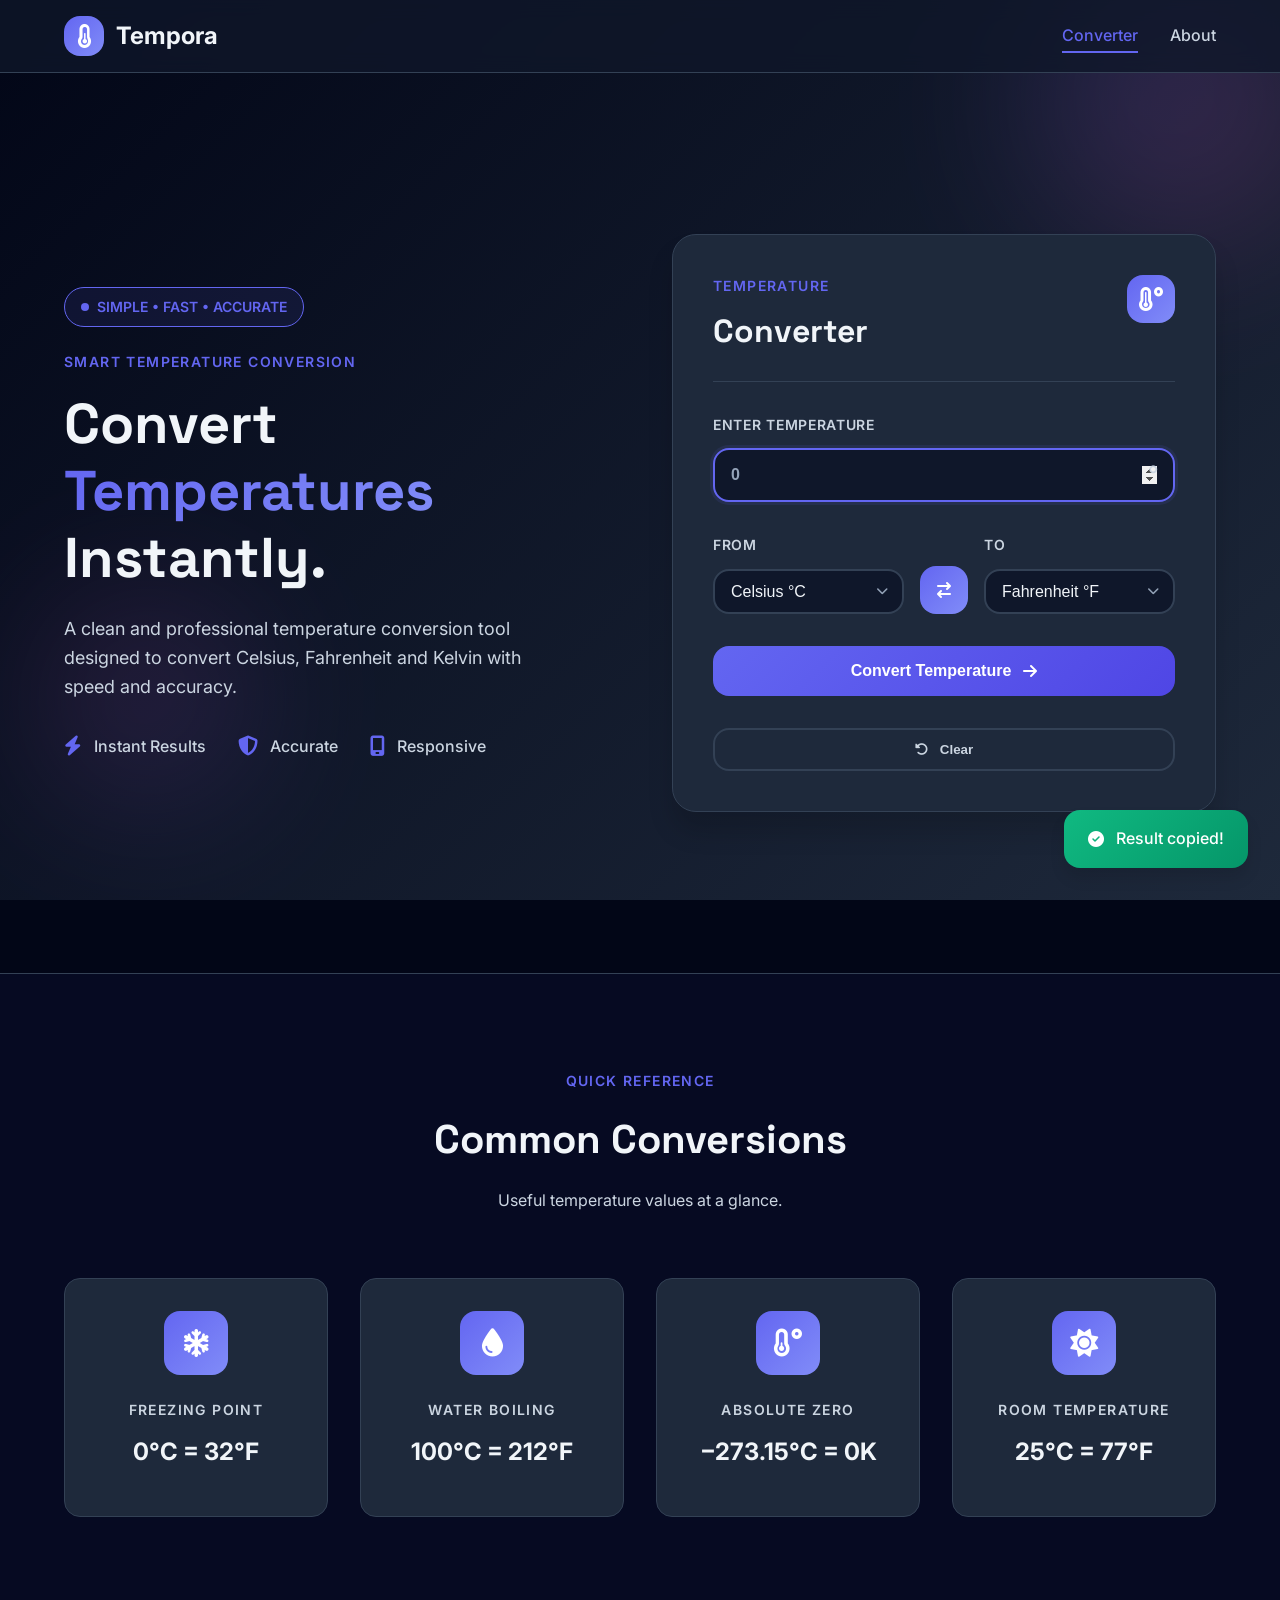
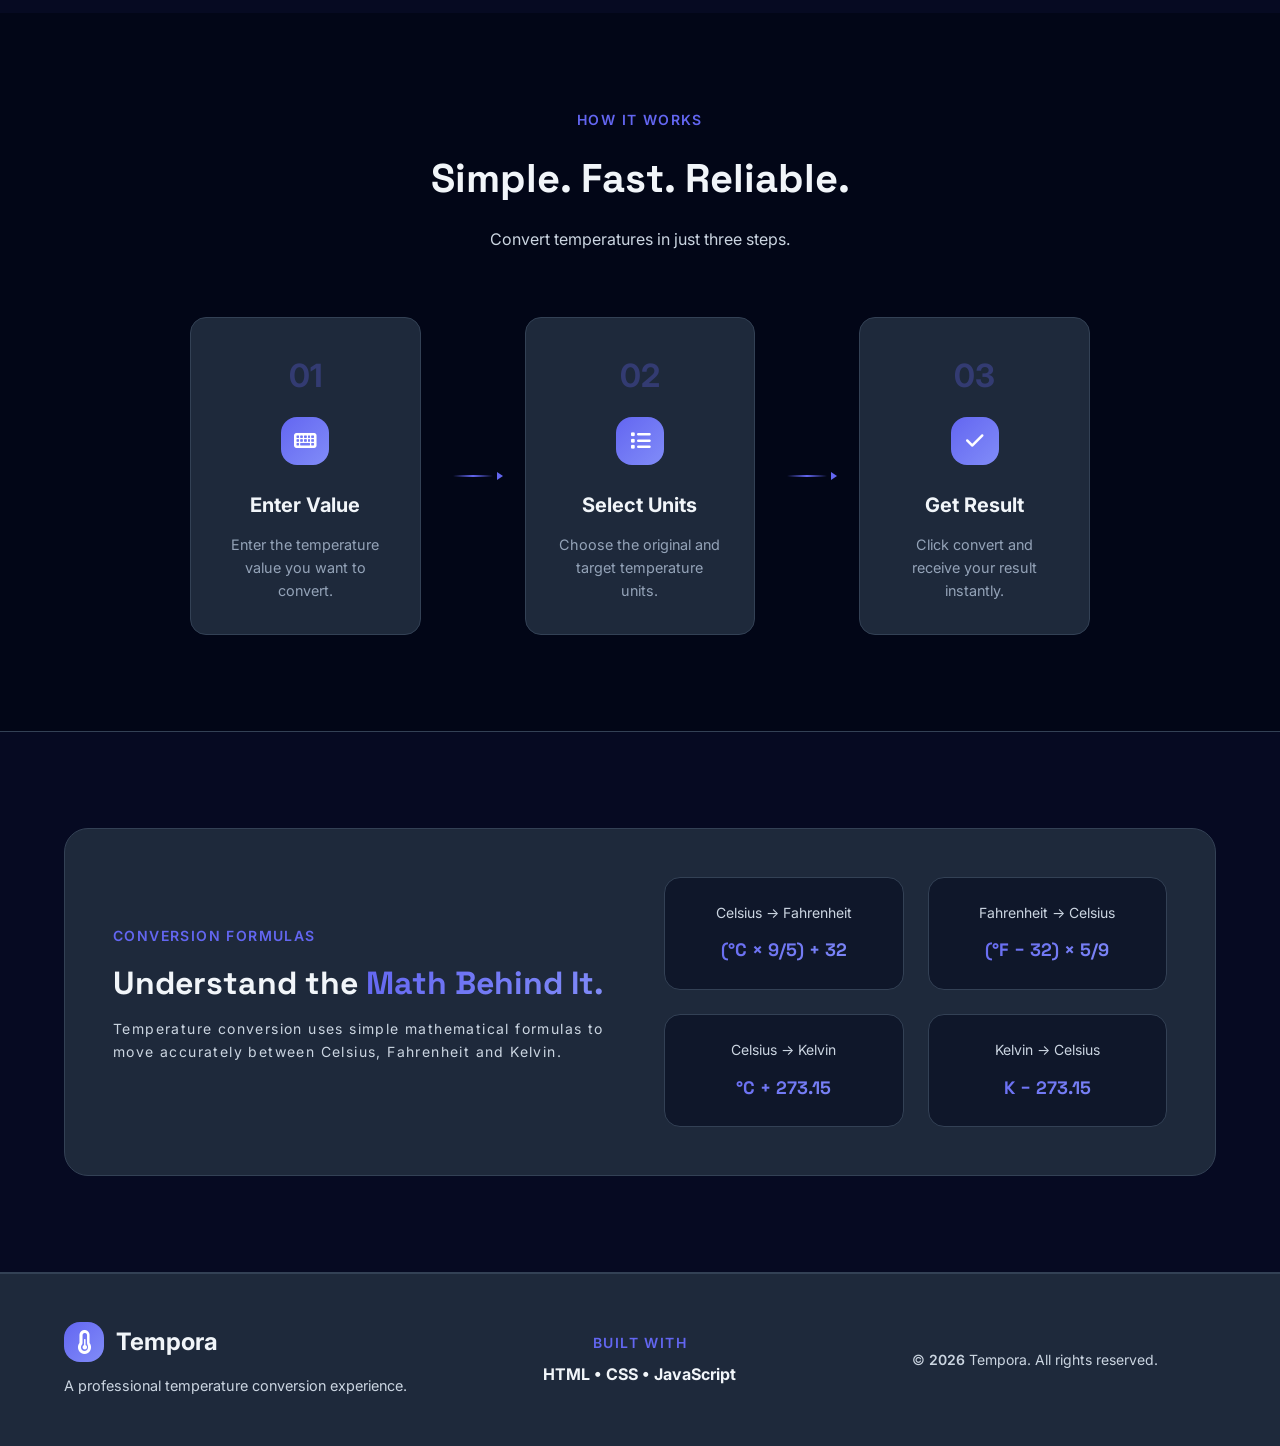
<file: Task-3-Temperature-Converter/index.html>
<!DOCTYPE html>
<html lang="en">

<head>
    <meta charset="UTF-8">

    <meta
        name="viewport"
        content="width=device-width, initial-scale=1.0"
    >

    <meta
        name="description"
        content="Professional Temperature Converter using HTML, CSS and JavaScript"
    >

    <title>Tempora | Temperature Converter</title>

    <!-- Google Fonts -->
    <link
        rel="preconnect"
        href="https://fonts.googleapis.com"
    >

    <link
        rel="preconnect"
        href="https://fonts.gstatic.com"
        crossorigin
    >

    <link
        href="https://fonts.googleapis.com/css2?family=Inter:wght@400;500;600;700&family=Space+Grotesk:wght@500;600;700&display=swap"
        rel="stylesheet"
    >

    <!-- Font Awesome -->
    <link
        rel="stylesheet"
        href="https://cdnjs.cloudflare.com/ajax/libs/font-awesome/6.5.2/css/all.min.css"
    >

    <!-- Main CSS -->
    <link
        rel="stylesheet"
        href="style.css"
    >
</head>


<body>

    <!-- =====================================================
         BACKGROUND
    ====================================================== -->

    <div class="background">

        <div class="orb orb-one"></div>
        <div class="orb orb-two"></div>
        <div class="orb orb-three"></div>

    </div>


    <!-- =====================================================
         HEADER
    ====================================================== -->

    <header class="header">

        <div class="container navbar">

            <a
                href="#"
                class="logo"
            >
                <span class="logo-icon">
                    <i class="fa-solid fa-temperature-half"></i>
                </span>

                Tempora
            </a>


            <nav class="nav">

                <a
                    href="#converter"
                    class="nav-link active"
                >
                    Converter
                </a>

                <a
                    href="#about"
                    class="nav-link"
                >
                    About
                </a>

            </nav>

        </div>

    </header>


    <!-- =====================================================
         MAIN
    ====================================================== -->

    <main>


        <!-- =================================================
             HERO SECTION
        ================================================== -->

        <section
            class="hero"
            id="converter"
        >

            <div class="container hero-grid">


                <!-- LEFT CONTENT -->

                <div class="hero-content reveal">

                    <div class="badge">

                        <span class="live-dot"></span>

                        SIMPLE • FAST • ACCURATE

                    </div>


                    <p class="eyebrow">
                        SMART TEMPERATURE CONVERSION
                    </p>


                    <h1>

                        Convert
                        <span>Temperatures</span>
                        Instantly.

                    </h1>


                    <p class="hero-description">

                        A clean and professional temperature
                        conversion tool designed to convert
                        Celsius, Fahrenheit and Kelvin with
                        speed and accuracy.

                    </p>


                    <div class="hero-features">

                        <div class="feature">

                            <i class="fa-solid fa-bolt"></i>

                            <span>
                                Instant Results
                            </span>

                        </div>


                        <div class="feature">

                            <i class="fa-solid fa-shield-halved"></i>

                            <span>
                                Accurate
                            </span>

                        </div>


                        <div class="feature">

                            <i class="fa-solid fa-mobile-screen"></i>

                            <span>
                                Responsive
                            </span>

                        </div>

                    </div>

                </div>


                <!-- CONVERTER CARD -->

                <div class="converter-wrapper reveal">

                    <div class="converter-card">


                        <!-- CARD HEADER -->

                        <div class="card-header">

                            <div>

                                <p class="card-label">
                                    TEMPERATURE
                                </p>

                                <h2>
                                    Converter
                                </h2>

                            </div>


                            <div class="temperature-icon">

                                <i class="fa-solid fa-temperature-high"></i>

                            </div>

                        </div>


                        <!-- INPUT -->

                        <div class="input-group">

                            <label for="temperature">

                                Enter Temperature

                            </label>


                            <div class="input-wrapper">

                                <input
                                    type="number"
                                    id="temperature"
                                    placeholder="0"
                                    autocomplete="off"
                                >


                                <span class="input-symbol">
                                    °
                                </span>

                            </div>


                            <small
                                id="inputError"
                                class="error-message"
                            >
                                Please enter a valid temperature.
                            </small>

                        </div>


                        <!-- UNIT SELECTION -->

                        <div class="conversion-row">


                            <!-- FROM -->

                            <div class="unit-group">

                                <label for="fromUnit">
                                    From
                                </label>


                                <div class="select-wrapper">

                                    <select id="fromUnit">

                                        <option value="celsius">
                                            Celsius °C
                                        </option>

                                        <option value="fahrenheit">
                                            Fahrenheit °F
                                        </option>

                                        <option value="kelvin">
                                            Kelvin K
                                        </option>

                                    </select>


                                    <i class="fa-solid fa-chevron-down"></i>

                                </div>

                            </div>


                            <!-- SWAP BUTTON -->

                            <button
                                type="button"
                                class="swap-button"
                                id="swapButton"
                                aria-label="Swap temperature units"
                            >

                                <i class="fa-solid fa-arrow-right-arrow-left"></i>

                            </button>


                            <!-- TO -->

                            <div class="unit-group">

                                <label for="toUnit">
                                    To
                                </label>


                                <div class="select-wrapper">

                                    <select id="toUnit">

                                        <option value="fahrenheit">
                                            Fahrenheit °F
                                        </option>

                                        <option value="celsius">
                                            Celsius °C
                                        </option>

                                        <option value="kelvin">
                                            Kelvin K
                                        </option>

                                    </select>


                                    <i class="fa-solid fa-chevron-down"></i>

                                </div>

                            </div>

                        </div>


                        <!-- CONVERT BUTTON -->

                        <button
                            type="button"
                            class="convert-button"
                            id="convertButton"
                        >

                            <span>
                                Convert Temperature
                            </span>

                            <i class="fa-solid fa-arrow-right"></i>

                        </button>


                        <!-- RESULT -->

                        <div
                            class="result-box"
                            id="resultBox"
                        >

                            <div class="result-top">

                                <span>
                                    RESULT
                                </span>


                                <button
                                    type="button"
                                    id="copyButton"
                                    class="copy-button"
                                    aria-label="Copy result"
                                >

                                    <i class="fa-regular fa-copy"></i>

                                    <span>
                                        Copy
                                    </span>

                                </button>

                            </div>


                            <div class="result-value">

                                <span id="resultValue">
                                    —
                                </span>

                                <small id="resultUnit">
                                    °F
                                </small>

                            </div>


                            <p id="resultDescription">

                                Enter a temperature to begin.

                            </p>

                        </div>


                        <!-- CLEAR -->

                        <button
                            type="button"
                            class="clear-button"
                            id="clearButton"
                        >

                            <i class="fa-solid fa-rotate-left"></i>

                            Clear

                        </button>

                    </div>

                </div>

            </div>

        </section>



        <!-- =================================================
             QUICK CONVERSIONS
        ================================================== -->

        <section class="quick-section">

            <div class="container">

                <div class="section-heading reveal">

                    <p>
                        QUICK REFERENCE
                    </p>

                    <h2>
                        Common Conversions
                    </h2>

                    <span>
                        Useful temperature values at a glance.
                    </span>

                </div>


                <div class="quick-grid">


                    <div class="quick-card reveal">

                        <div class="quick-icon">
                            <i class="fa-solid fa-snowflake"></i>
                        </div>

                        <div>

                            <span>
                                FREEZING POINT
                            </span>

                            <h3>
                                0°C = 32°F
                            </h3>

                        </div>

                    </div>


                    <div class="quick-card reveal">

                        <div class="quick-icon">
                            <i class="fa-solid fa-droplet"></i>
                        </div>

                        <div>

                            <span>
                                WATER BOILING
                            </span>

                            <h3>
                                100°C = 212°F
                            </h3>

                        </div>

                    </div>


                    <div class="quick-card reveal">

                        <div class="quick-icon">
                            <i class="fa-solid fa-temperature-low"></i>
                        </div>

                        <div>

                            <span>
                                ABSOLUTE ZERO
                            </span>

                            <h3>
                                −273.15°C = 0K
                            </h3>

                        </div>

                    </div>


                    <div class="quick-card reveal">

                        <div class="quick-icon">
                            <i class="fa-solid fa-sun"></i>
                        </div>

                        <div>

                            <span>
                                ROOM TEMPERATURE
                            </span>

                            <h3>
                                25°C = 77°F
                            </h3>

                        </div>

                    </div>

                </div>

            </div>

        </section>



        <!-- =================================================
             ABOUT SECTION
        ================================================== -->

        <section
            class="about-section"
            id="about"
        >

            <div class="container">


                <div class="section-heading centered reveal">

                    <p>
                        HOW IT WORKS
                    </p>

                    <h2>
                        Simple. Fast. Reliable.
                    </h2>

                    <span>
                        Convert temperatures in just three steps.
                    </span>

                </div>


                <div class="steps">


                    <div class="step-card reveal">

                        <div class="step-number">
                            01
                        </div>

                        <div class="step-icon">

                            <i class="fa-solid fa-keyboard"></i>

                        </div>

                        <h3>
                            Enter Value
                        </h3>

                        <p>
                            Enter the temperature value
                            you want to convert.
                        </p>

                    </div>


                    <div class="step-line"></div>


                    <div class="step-card reveal">

                        <div class="step-number">
                            02
                        </div>

                        <div class="step-icon">

                            <i class="fa-solid fa-list"></i>

                        </div>

                        <h3>
                            Select Units
                        </h3>

                        <p>
                            Choose the original and
                            target temperature units.
                        </p>

                    </div>


                    <div class="step-line"></div>


                    <div class="step-card reveal">

                        <div class="step-number">
                            03
                        </div>

                        <div class="step-icon">

                            <i class="fa-solid fa-check"></i>

                        </div>

                        <h3>
                            Get Result
                        </h3>

                        <p>
                            Click convert and receive
                            your result instantly.
                        </p>

                    </div>

                </div>

            </div>

        </section>



        <!-- =================================================
             FORMULA SECTION
        ================================================== -->

        <section class="formula-section">

            <div class="container">

                <div class="formula-card reveal">


                    <div class="formula-content">

                        <p class="eyebrow">
                            CONVERSION FORMULAS
                        </p>

                        <h2>
                            Understand the
                            <span>Math Behind It.</span>
                        </h2>

                        <p>
                            Temperature conversion uses
                            simple mathematical formulas
                            to move accurately between
                            Celsius, Fahrenheit and Kelvin.
                        </p>

                    </div>


                    <div class="formula-list">


                        <div class="formula">

                            <span>
                                Celsius → Fahrenheit
                            </span>

                            <strong>
                                (°C × 9/5) + 32
                            </strong>

                        </div>


                        <div class="formula">

                            <span>
                                Fahrenheit → Celsius
                            </span>

                            <strong>
                                (°F − 32) × 5/9
                            </strong>

                        </div>


                        <div class="formula">

                            <span>
                                Celsius → Kelvin
                            </span>

                            <strong>
                                °C + 273.15
                            </strong>

                        </div>


                        <div class="formula">

                            <span>
                                Kelvin → Celsius
                            </span>

                            <strong>
                                K − 273.15
                            </strong>

                        </div>

                    </div>

                </div>

            </div>

        </section>


    </main>



    <!-- =====================================================
         FOOTER
    ====================================================== -->

    <footer class="footer">

        <div class="container footer-content">


            <div class="footer-brand">

                <a
                    href="#"
                    class="logo"
                >

                    <span class="logo-icon">

                        <i class="fa-solid fa-temperature-half"></i>

                    </span>

                    Tempora

                </a>


                <p>
                    A professional temperature
                    conversion experience.
                </p>

            </div>


            <div class="footer-info">

                <span>
                    BUILT WITH
                </span>

                <strong>
                    HTML • CSS • JavaScript
                </strong>

            </div>


            <div class="footer-copy">

                <p>
                    © <span id="year"></span>
                    Tempora. All rights reserved.
                </p>

            </div>

        </div>

    </footer>



    <!-- =====================================================
         TOAST MESSAGE
    ====================================================== -->

    <div
        class="toast"
        id="toast"
    >

        <i class="fa-solid fa-circle-check"></i>

        <span id="toastMessage">
            Result copied!
        </span>

    </div>



    <!-- =====================================================
         JAVASCRIPT
    ====================================================== -->

    <script src="script.js"></script>

</body>

</html>
</file>
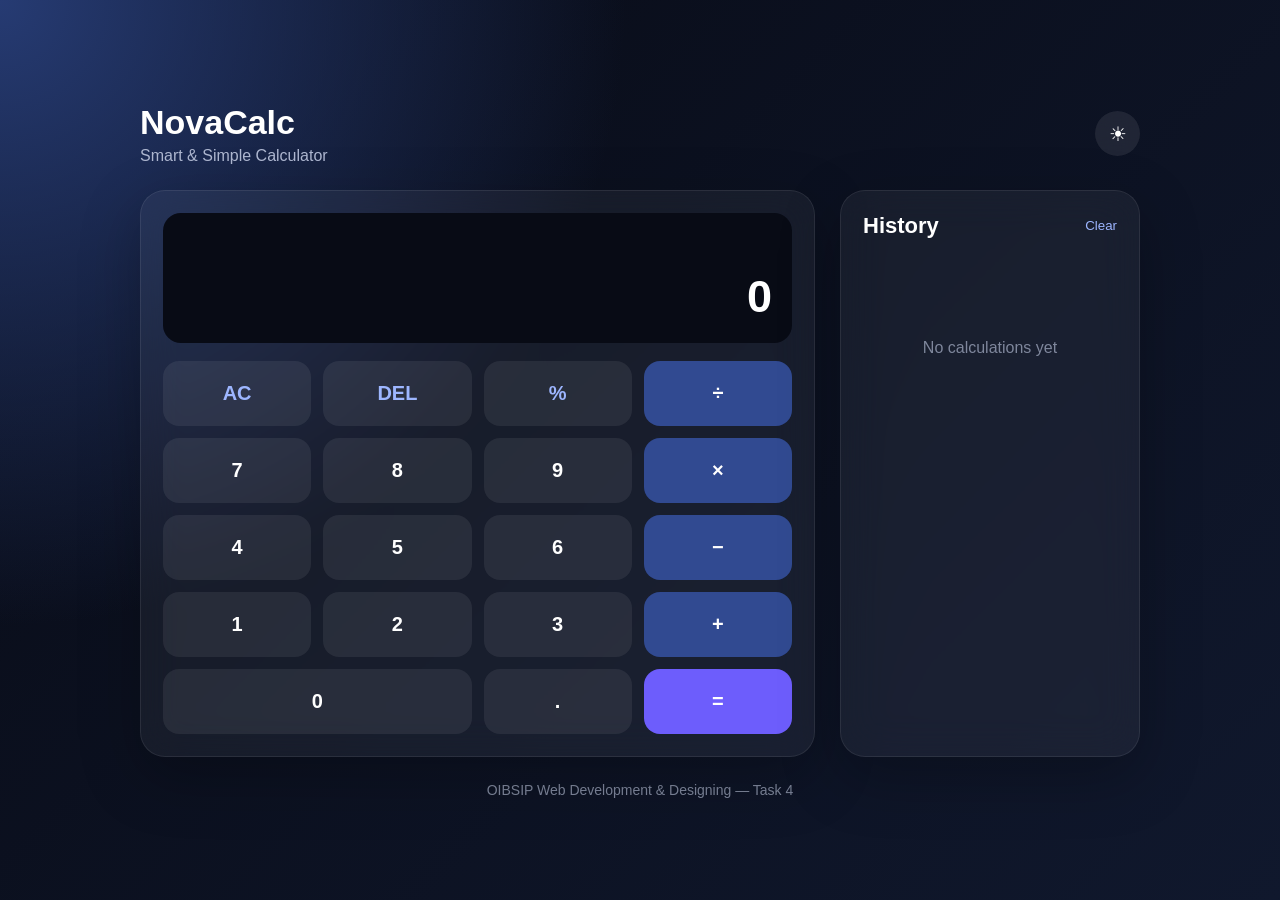
<file: Task-4-Calculator/index.html>
<!DOCTYPE html>
<html lang="en">
<head>
    <meta charset="UTF-8">
    <meta name="viewport" content="width=device-width, initial-scale=1.0">

    <title>NovaCalc | Calculator</title>

    <link rel="stylesheet" href="style.css">
</head>

<body>

    <div class="app">

        <header class="header">
            <div>
                <h1>NovaCalc</h1>
                <p>Smart & Simple Calculator</p>
            </div>

            <button id="themeBtn" class="theme-btn">☀</button>
        </header>


        <main class="calculator-container">

            <!-- Calculator -->
            <section class="calculator">

                <div class="display">
                    <div id="previousDisplay" class="previous"></div>
                    <div id="currentDisplay" class="current">0</div>
                </div>


                <div class="buttons">

                    <button class="btn function" data-action="clear">
                        AC
                    </button>

                    <button class="btn function" data-action="delete">
                        DEL
                    </button>

                    <button class="btn function" data-action="percent">
                        %
                    </button>

                    <button class="btn operator" data-operation="/">
                        ÷
                    </button>


                    <button class="btn" data-number="7">7</button>
                    <button class="btn" data-number="8">8</button>
                    <button class="btn" data-number="9">9</button>

                    <button class="btn operator" data-operation="*">
                        ×
                    </button>


                    <button class="btn" data-number="4">4</button>
                    <button class="btn" data-number="5">5</button>
                    <button class="btn" data-number="6">6</button>

                    <button class="btn operator" data-operation="-">
                        −
                    </button>


                    <button class="btn" data-number="1">1</button>
                    <button class="btn" data-number="2">2</button>
                    <button class="btn" data-number="3">3</button>

                    <button class="btn operator" data-operation="+">
                        +
                    </button>


                    <button class="btn zero" data-number="0">
                        0
                    </button>

                    <button class="btn" data-number=".">
                        .
                    </button>

                    <button class="btn equal" data-action="calculate">
                        =
                    </button>

                </div>

            </section>


            <!-- History -->
            <section class="history">

                <div class="history-header">
                    <h2>History</h2>

                    <button id="clearHistory">
                        Clear
                    </button>
                </div>

                <div id="historyList" class="history-list">
                    <p class="empty-history">
                        No calculations yet
                    </p>
                </div>

            </section>

        </main>


        <footer>
            <p>OIBSIP Web Development & Designing — Task 4</p>
        </footer>

    </div>


    <script src="script.js"></script>

</body>
</html>
</file>
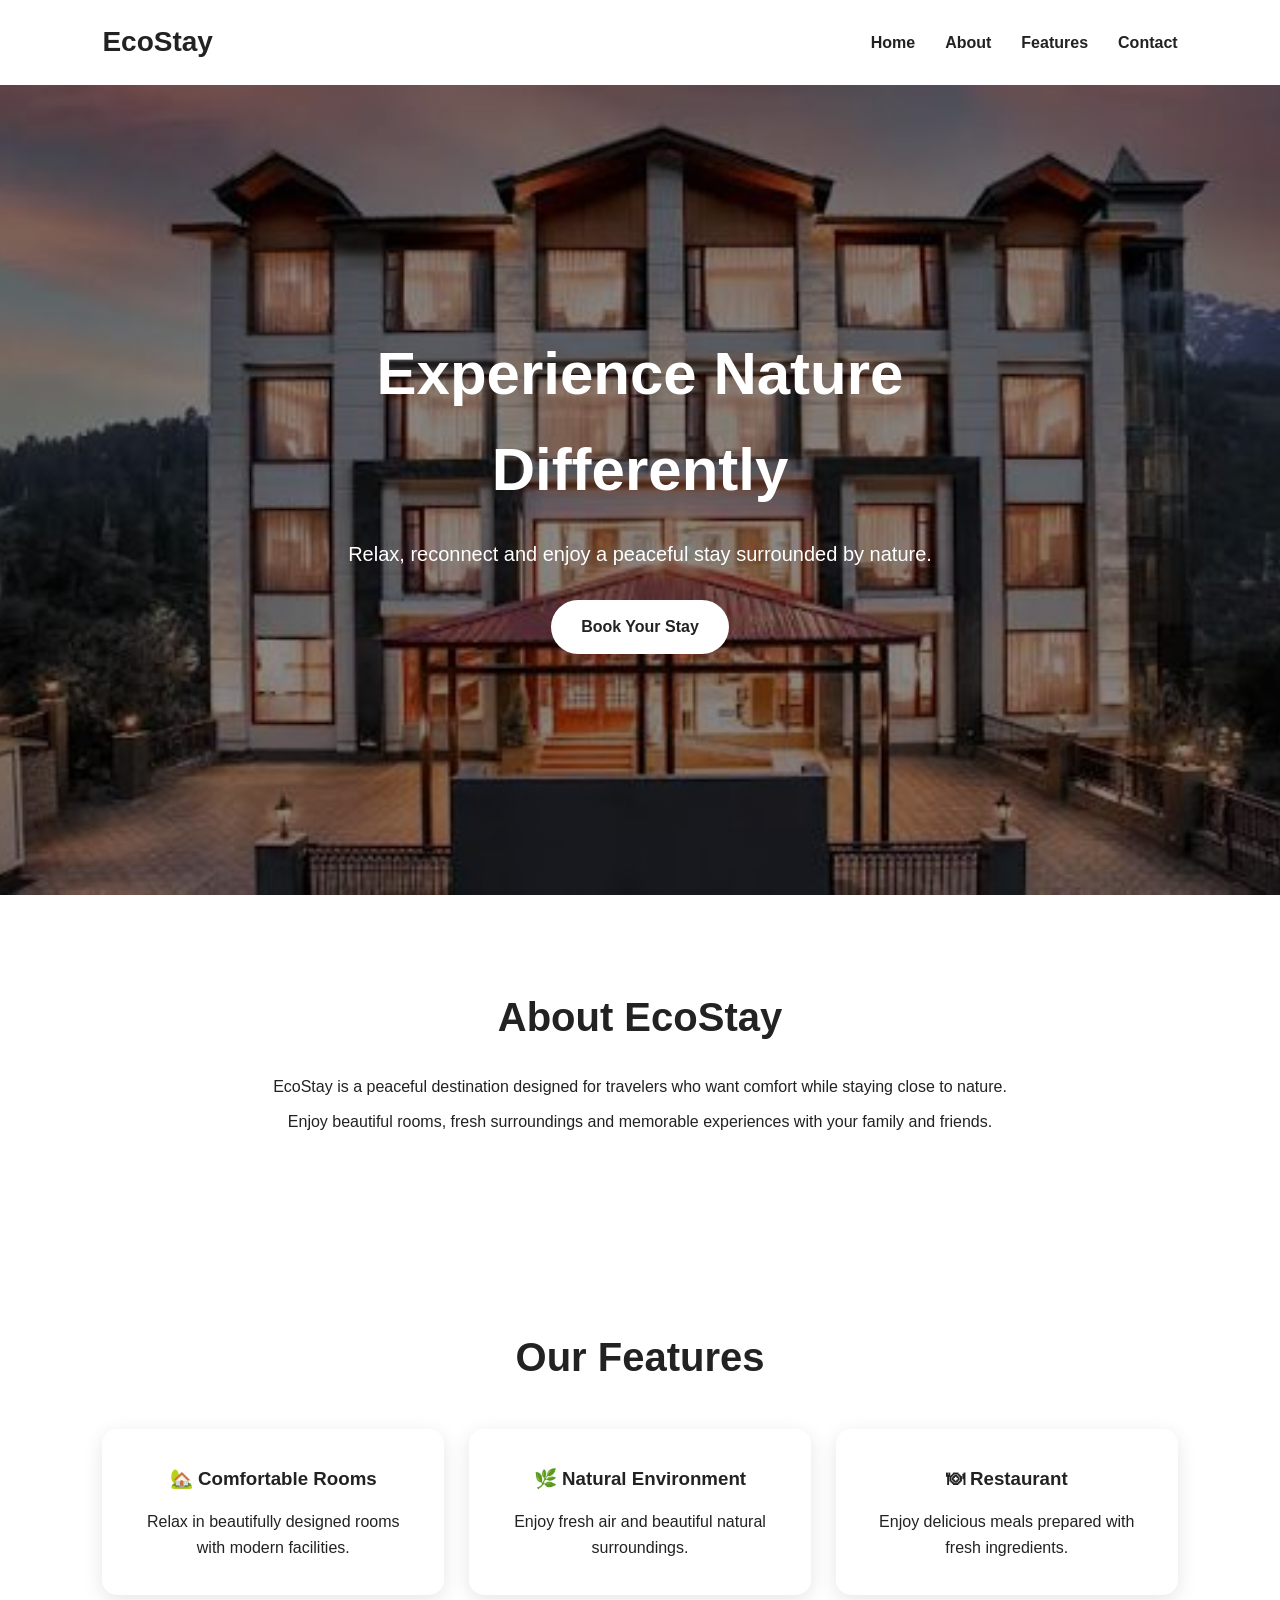
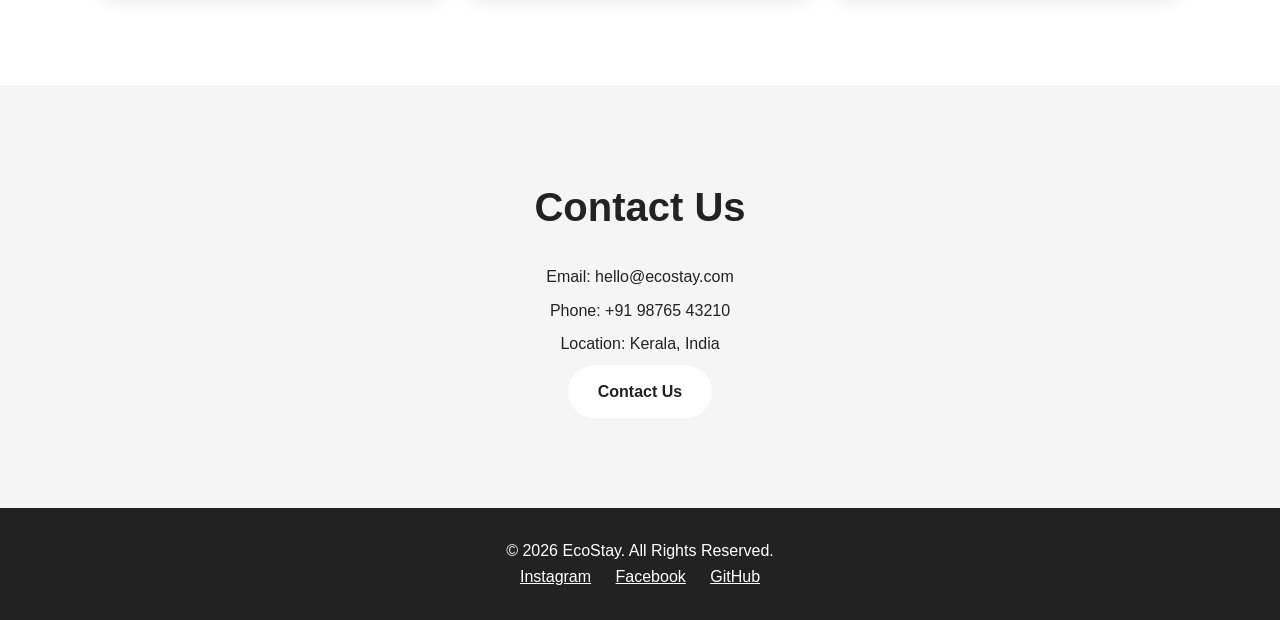
<file: WebDev-L1-LandingPage-EcoStay/index.html>
<!DOCTYPE html>
<html lang="en">

<head>
    <meta charset="UTF-8">
    <meta name="viewport" content="width=device-width, initial-scale=1.0">

    <title>EcoStay - Experience Nature Differently</title>

    <link rel="stylesheet" href="style.css">
</head>

<body>

    <!-- Navigation -->
    <header>
        <nav class="navbar">

            <div class="logo">
                EcoStay
            </div>

            <ul class="nav-links">
                <li><a href="#home">Home</a></li>
                <li><a href="#about">About</a></li>
                <li><a href="#features">Features</a></li>
                <li><a href="#contact">Contact</a></li>
            </ul>

        </nav>
    </header>


    <!-- Hero Section -->
    <section id="home" class="hero">

        <div class="hero-content">

            <h1>
                Experience Nature Differently
            </h1>

            <p>
                Relax, reconnect and enjoy a peaceful stay
                surrounded by nature.
            </p>

            <a href="#contact" class="btn">
                Book Your Stay
            </a>

        </div>

    </section>


    <!-- About Section -->
    <section id="about" class="about">

        <h2>About EcoStay</h2>

        <p>
            EcoStay is a peaceful destination designed for
            travelers who want comfort while staying close
            to nature.
        </p>

        <p>
            Enjoy beautiful rooms, fresh surroundings and
            memorable experiences with your family and friends.
        </p>

    </section>


    <!-- Features Section -->
    <section id="features" class="features">

        <h2>Our Features</h2>

        <div class="feature-container">

            <div class="feature-card">
                <h3>🏡 Comfortable Rooms</h3>
                <p>
                    Relax in beautifully designed rooms
                    with modern facilities.
                </p>
            </div>

            <div class="feature-card">
                <h3>🌿 Natural Environment</h3>
                <p>
                    Enjoy fresh air and beautiful natural
                    surroundings.
                </p>
            </div>

            <div class="feature-card">
                <h3>🍽 Restaurant</h3>
                <p>
                    Enjoy delicious meals prepared
                    with fresh ingredients.
                </p>
            </div>

        </div>

    </section>


    <!-- Contact Section -->
    <section id="contact" class="contact">

        <h2>Contact Us</h2>

        <p>Email: hello@ecostay.com</p>

        <p>Phone: +91 98765 43210</p>

        <p>Location: Kerala, India</p>

        <a href="mailto:hello@ecostay.com" class="btn">
            Contact Us
        </a>

    </section>


    <!-- Footer -->
    <footer>

        <p>
            © 2026 EcoStay. All Rights Reserved.
        </p>

        <div>
            <a href="#">Instagram</a>
            <a href="#">Facebook</a>
            <a href="#">GitHub</a>
        </div>

    </footer>

</body>
</html>
</file>
<file: Task-3-Temperature-Converter/style.css>
/* ===================================================
   VARIABLES & ROOT
=================================================== */

:root {
    --primary: #6366f1;
    --primary-dark: #4f46e5;
    --primary-light: #818cf8;
    --secondary: #ec4899;
    --success: #10b981;
    --warning: #f59e0b;
    --danger: #ef4444;

    --bg-dark: #0f172a;
    --bg-darker: #020617;
    --bg-card: #1e293b;
    --bg-hover: #334155;

    --text-primary: #f1f5f9;
    --text-secondary: #cbd5e1;
    --text-tertiary: #94a3b8;

    --border-color: #334155;
    --border-light: #475569;

    --shadow-sm: 0 1px 2px rgba(0, 0, 0, 0.05);
    --shadow-md: 0 4px 6px rgba(0, 0, 0, 0.1);
    --shadow-lg: 0 10px 15px rgba(0, 0, 0, 0.1);
    --shadow-xl: 0 20px 25px rgba(0, 0, 0, 0.15);

    --radius-sm: 0.5rem;
    --radius-md: 0.75rem;
    --radius-lg: 1rem;
    --radius-xl: 1.5rem;

    --transition: all 0.3s cubic-bezier(0.4, 0, 0.2, 1);
}

/* ===================================================
   GLOBAL STYLES
=================================================== */

* {
    margin: 0;
    padding: 0;
    box-sizing: border-box;
}

html {
    scroll-behavior: smooth;
}

body {
    font-family: 'Inter', sans-serif;
    background-color: var(--bg-darker);
    color: var(--text-primary);
    line-height: 1.6;
    overflow-x: hidden;
}

/* ===================================================
   BACKGROUND ORBS
=================================================== */

.background {
    position: fixed;
    top: 0;
    left: 0;
    width: 100%;
    height: 100%;
    background: linear-gradient(135deg, var(--bg-darker) 0%, #1e293b 100%);
    z-index: -1;
    overflow: hidden;
}

.orb {
    position: absolute;
    border-radius: 50%;
    filter: blur(80px);
    opacity: 0.2;
    animation: float 20s ease-in-out infinite;
}

.orb-one {
    width: 300px;
    height: 300px;
    background: linear-gradient(135deg, var(--primary) 0%, var(--secondary) 100%);
    top: -50px;
    right: -50px;
    animation-delay: 0s;
}

.orb-two {
    width: 200px;
    height: 200px;
    background: linear-gradient(135deg, var(--secondary) 0%, var(--primary) 100%);
    bottom: 100px;
    left: 50px;
    animation-delay: 2s;
}

.orb-three {
    width: 150px;
    height: 150px;
    background: linear-gradient(135deg, var(--primary-light) 0%, var(--secondary) 100%);
    top: 50%;
    right: 20%;
    animation-delay: 4s;
}

@keyframes float {
    0%, 100% {
        transform: translate(0, 0);
    }
    50% {
        transform: translate(30px, -30px);
    }
}

/* ===================================================
   UTILITY CLASSES
=================================================== */

.container {
    max-width: 1200px;
    margin: 0 auto;
    padding: 0 1.5rem;
}

.reveal {
    opacity: 0;
    animation: revealIn 0.8s ease-out forwards;
}

@keyframes revealIn {
    0% {
        opacity: 0;
        transform: translateY(20px);
    }
    100% {
        opacity: 1;
        transform: translateY(0);
    }
}

/* ===================================================
   HEADER & NAVBAR
=================================================== */

.header {
    position: sticky;
    top: 0;
    z-index: 100;
    background: rgba(15, 23, 42, 0.8);
    backdrop-filter: blur(10px);
    border-bottom: 1px solid var(--border-color);
    padding: 1rem 0;
}

.navbar {
    display: flex;
    justify-content: space-between;
    align-items: center;
}

.logo {
    display: flex;
    align-items: center;
    gap: 0.75rem;
    font-size: 1.5rem;
    font-weight: 700;
    color: var(--text-primary);
    text-decoration: none;
    transition: var(--transition);
}

.logo-icon {
    display: flex;
    align-items: center;
    justify-content: center;
    width: 2.5rem;
    height: 2.5rem;
    background: linear-gradient(135deg, var(--primary) 0%, var(--primary-light) 100%);
    border-radius: var(--radius-lg);
    color: white;
}

.logo:hover {
    transform: translateY(-2px);
}

.nav {
    display: flex;
    gap: 2rem;
}

.nav-link {
    color: var(--text-secondary);
    text-decoration: none;
    font-weight: 500;
    transition: var(--transition);
    position: relative;
}

.nav-link::after {
    content: '';
    position: absolute;
    bottom: -4px;
    left: 0;
    width: 0;
    height: 2px;
    background: var(--primary);
    transition: var(--transition);
}

.nav-link:hover,
.nav-link.active {
    color: var(--primary);
}

.nav-link.active::after {
    width: 100%;
}

/* ===================================================
   HERO SECTION
=================================================== */

.hero {
    padding: 6rem 0;
    min-height: 100vh;
    display: flex;
    align-items: center;
}

.hero-grid {
    display: grid;
    grid-template-columns: 1fr 1fr;
    gap: 4rem;
    align-items: center;
}

/* Badge */

.badge {
    display: inline-flex;
    align-items: center;
    gap: 0.5rem;
    background: rgba(99, 102, 241, 0.1);
    border: 1px solid var(--primary);
    border-radius: 999px;
    padding: 0.5rem 1rem;
    font-size: 0.875rem;
    font-weight: 600;
    color: var(--primary);
    width: fit-content;
    margin-bottom: 1.5rem;
}

.live-dot {
    display: inline-block;
    width: 0.5rem;
    height: 0.5rem;
    background: var(--primary);
    border-radius: 50%;
    animation: pulse 2s ease-in-out infinite;
}

@keyframes pulse {
    0%, 100% {
        opacity: 1;
        transform: scale(1);
    }
    50% {
        opacity: 0.5;
        transform: scale(1.2);
    }
}

.eyebrow {
    display: block;
    font-size: 0.875rem;
    font-weight: 600;
    letter-spacing: 0.1em;
    color: var(--primary);
    text-transform: uppercase;
    margin-bottom: 1rem;
}

.hero-content h1 {
    font-family: 'Space Grotesk', sans-serif;
    font-size: 3.5rem;
    font-weight: 700;
    line-height: 1.2;
    margin-bottom: 1.5rem;
    color: var(--text-primary);
}

.hero-content h1 span {
    background: linear-gradient(135deg, var(--primary) 0%, var(--primary-light) 100%);
    -webkit-background-clip: text;
    -webkit-text-fill-color: transparent;
    background-clip: text;
}

.hero-description {
    font-size: 1.125rem;
    color: var(--text-secondary);
    margin-bottom: 2rem;
    max-width: 500px;
}

.hero-features {
    display: flex;
    gap: 2rem;
    flex-wrap: wrap;
}

.feature {
    display: flex;
    align-items: center;
    gap: 0.75rem;
    font-weight: 500;
    color: var(--text-secondary);
}

.feature i {
    font-size: 1.25rem;
    color: var(--primary);
}

/* ===================================================
   CONVERTER CARD
=================================================== */

.converter-wrapper {
    perspective: 1000px;
}

.converter-card {
    background: var(--bg-card);
    border: 1px solid var(--border-color);
    border-radius: var(--radius-xl);
    padding: 2.5rem;
    box-shadow: var(--shadow-xl);
    transition: var(--transition);
}

.converter-card:hover {
    border-color: var(--primary);
    box-shadow: 0 20px 25px rgba(99, 102, 241, 0.2);
}

.card-header {
    display: flex;
    justify-content: space-between;
    align-items: flex-start;
    margin-bottom: 2rem;
    padding-bottom: 1.5rem;
    border-bottom: 1px solid var(--border-color);
}

.card-label {
    font-size: 0.875rem;
    font-weight: 600;
    letter-spacing: 0.1em;
    color: var(--primary);
    text-transform: uppercase;
    margin-bottom: 0.5rem;
}

.card-header h2 {
    font-family: 'Space Grotesk', sans-serif;
    font-size: 2rem;
    font-weight: 700;
}

.temperature-icon {
    display: flex;
    align-items: center;
    justify-content: center;
    width: 3rem;
    height: 3rem;
    background: linear-gradient(135deg, var(--primary) 0%, var(--primary-light) 100%);
    border-radius: var(--radius-lg);
    font-size: 1.5rem;
    color: white;
}

/* ===================================================
   INPUT GROUP
=================================================== */

.input-group {
    margin-bottom: 2rem;
}

.input-group label {
    display: block;
    font-size: 0.875rem;
    font-weight: 600;
    color: var(--text-secondary);
    margin-bottom: 0.75rem;
    text-transform: uppercase;
    letter-spacing: 0.05em;
}

.input-wrapper {
    position: relative;
    display: flex;
    align-items: center;
}

.input-wrapper input {
    width: 100%;
    padding: 1rem;
    background: var(--bg-dark);
    border: 2px solid var(--border-color);
    border-radius: var(--radius-lg);
    color: var(--text-primary);
    font-size: 1rem;
    font-weight: 600;
    transition: var(--transition);
}

.input-wrapper input:focus {
    outline: none;
    border-color: var(--primary);
    box-shadow: 0 0 0 3px rgba(99, 102, 241, 0.1);
}

.input-wrapper input::placeholder {
    color: var(--text-tertiary);
}

.input-symbol {
    position: absolute;
    right: 1rem;
    font-size: 1.5rem;
    color: var(--text-secondary);
    pointer-events: none;
}

.error-message {
    display: none;
    font-size: 0.875rem;
    color: var(--danger);
    margin-top: 0.5rem;
}

.error-message.show {
    display: block;
}

/* ===================================================
   CONVERSION ROW
=================================================== */

.conversion-row {
    display: grid;
    grid-template-columns: 1fr auto 1fr;
    gap: 1rem;
    align-items: flex-end;
    margin-bottom: 2rem;
}

.unit-group {
    display: flex;
    flex-direction: column;
}

.unit-group label {
    font-size: 0.875rem;
    font-weight: 600;
    color: var(--text-secondary);
    margin-bottom: 0.75rem;
    text-transform: uppercase;
    letter-spacing: 0.05em;
}

.select-wrapper {
    position: relative;
    display: flex;
    align-items: center;
}

.select-wrapper select {
    width: 100%;
    padding: 0.75rem 2.5rem 0.75rem 1rem;
    background: var(--bg-dark);
    border: 2px solid var(--border-color);
    border-radius: var(--radius-lg);
    color: var(--text-primary);
    font-size: 1rem;
    font-weight: 500;
    cursor: pointer;
    appearance: none;
    transition: var(--transition);
}

.select-wrapper select:hover {
    border-color: var(--primary);
}

.select-wrapper select:focus {
    outline: none;
    border-color: var(--primary);
    box-shadow: 0 0 0 3px rgba(99, 102, 241, 0.1);
}

.select-wrapper i {
    position: absolute;
    right: 1rem;
    color: var(--text-tertiary);
    pointer-events: none;
    font-size: 0.75rem;
}

/* ===================================================
   SWAP BUTTON
=================================================== */

.swap-button {
    display: flex;
    align-items: center;
    justify-content: center;
    width: 3rem;
    height: 3rem;
    background: linear-gradient(135deg, var(--primary) 0%, var(--primary-light) 100%);
    border: none;
    border-radius: var(--radius-lg);
    color: white;
    cursor: pointer;
    transition: var(--transition);
    font-size: 1rem;
}

.swap-button:hover {
    transform: rotate(180deg) scale(1.05);
    box-shadow: var(--shadow-lg);
}

.swap-button:active {
    transform: rotate(180deg) scale(0.95);
}

/* ===================================================
   CONVERT BUTTON
=================================================== */

.convert-button {
    width: 100%;
    padding: 1rem;
    background: linear-gradient(135deg, var(--primary) 0%, var(--primary-dark) 100%);
    border: none;
    border-radius: var(--radius-lg);
    color: white;
    font-size: 1rem;
    font-weight: 600;
    cursor: pointer;
    display: flex;
    align-items: center;
    justify-content: center;
    gap: 0.75rem;
    transition: var(--transition);
    margin-bottom: 2rem;
}

.convert-button:hover {
    transform: translateY(-2px);
    box-shadow: 0 10px 25px rgba(99, 102, 241, 0.3);
}

.convert-button:active {
    transform: translateY(0);
}

.convert-button i {
    transition: var(--transition);
}

.convert-button:hover i {
    transform: translateX(4px);
}

/* ===================================================
   RESULT BOX
=================================================== */

.result-box {
    background: linear-gradient(135deg, rgba(99, 102, 241, 0.1) 0%, rgba(236, 72, 153, 0.1) 100%);
    border: 1px solid var(--primary);
    border-radius: var(--radius-lg);
    padding: 1.5rem;
    margin-bottom: 2rem;
    min-height: 150px;
    display: flex;
    flex-direction: column;
    justify-content: space-between;
    transition: var(--transition);
}

.result-top {
    display: flex;
    justify-content: space-between;
    align-items: center;
    margin-bottom: 1rem;
}

.result-top span {
    font-size: 0.875rem;
    font-weight: 600;
    letter-spacing: 0.1em;
    color: var(--text-secondary);
    text-transform: uppercase;
}

.copy-button {
    display: flex;
    align-items: center;
    gap: 0.5rem;
    background: transparent;
    border: 1px solid var(--text-tertiary);
    color: var(--text-secondary);
    padding: 0.5rem 1rem;
    border-radius: var(--radius-md);
    cursor: pointer;
    font-size: 0.875rem;
    font-weight: 500;
    transition: var(--transition);
}

.copy-button:hover {
    border-color: var(--primary);
    color: var(--primary);
    background: rgba(99, 102, 241, 0.1);
}

.copy-button.copied {
    color: var(--success);
    border-color: var(--success);
    background: rgba(16, 185, 129, 0.1);
}

.result-value {
    display: flex;
    align-items: baseline;
    gap: 0.5rem;
    margin-bottom: 1rem;
}

.result-value span {
    font-family: 'Space Grotesk', sans-serif;
    font-size: 2.5rem;
    font-weight: 700;
    background: linear-gradient(135deg, var(--primary) 0%, var(--primary-light) 100%);
    -webkit-background-clip: text;
    -webkit-text-fill-color: transparent;
    background-clip: text;
}

.result-value small {
    font-size: 1rem;
    color: var(--text-secondary);
}

#resultDescription {
    font-size: 0.875rem;
    color: var(--text-tertiary);
}

/* ===================================================
   CLEAR BUTTON
=================================================== */

.clear-button {
    width: 100%;
    padding: 0.75rem;
    background: transparent;
    border: 2px solid var(--border-color);
    border-radius: var(--radius-lg);
    color: var(--text-secondary);
    font-weight: 600;
    cursor: pointer;
    display: flex;
    align-items: center;
    justify-content: center;
    gap: 0.75rem;
    transition: var(--transition);
}

.clear-button:hover {
    border-color: var(--danger);
    color: var(--danger);
    background: rgba(239, 68, 68, 0.1);
}

/* ===================================================
   QUICK REFERENCE SECTION
=================================================== */

.quick-section {
    padding: 6rem 0;
    background: rgba(99, 102, 241, 0.05);
    border-top: 1px solid var(--border-color);
}

.section-heading {
    text-align: center;
    margin-bottom: 4rem;
}

.section-heading p {
    font-size: 0.875rem;
    font-weight: 600;
    letter-spacing: 0.1em;
    color: var(--primary);
    text-transform: uppercase;
    margin-bottom: 1rem;
}

.section-heading h2 {
    font-family: 'Space Grotesk', sans-serif;
    font-size: 2.5rem;
    font-weight: 700;
    margin-bottom: 1rem;
}

.section-heading span {
    display: block;
    font-size: 1rem;
    color: var(--text-secondary);
}

.quick-grid {
    display: grid;
    grid-template-columns: repeat(auto-fit, minmax(250px, 1fr));
    gap: 2rem;
}

.quick-card {
    background: var(--bg-card);
    border: 1px solid var(--border-color);
    border-radius: var(--radius-lg);
    padding: 2rem;
    text-align: center;
    transition: var(--transition);
}

.quick-card:hover {
    transform: translateY(-8px);
    border-color: var(--primary);
    box-shadow: 0 20px 25px rgba(99, 102, 241, 0.1);
}

.quick-icon {
    display: flex;
    align-items: center;
    justify-content: center;
    width: 4rem;
    height: 4rem;
    background: linear-gradient(135deg, var(--primary) 0%, var(--primary-light) 100%);
    border-radius: var(--radius-lg);
    font-size: 1.75rem;
    color: white;
    margin: 0 auto 1.5rem;
}

.quick-card span {
    display: block;
    font-size: 0.875rem;
    font-weight: 600;
    letter-spacing: 0.1em;
    color: var(--text-secondary);
    text-transform: uppercase;
    margin-bottom: 0.75rem;
}

.quick-card h3 {
    font-size: 1.5rem;
    font-weight: 700;
    margin-bottom: 0.75rem;
}

.quick-card p {
    font-size: 0.9rem;
    color: var(--text-tertiary);
}

/* ===================================================
   ABOUT SECTION
=================================================== */

.about-section {
    padding: 6rem 0;
}

.steps {
    display: grid;
    grid-template-columns: 1fr auto 1fr auto 1fr;
    gap: 2rem;
    align-items: center;
    max-width: 900px;
    margin: 0 auto;
}

.step-card {
    background: var(--bg-card);
    border: 1px solid var(--border-color);
    border-radius: var(--radius-lg);
    padding: 2rem;
    text-align: center;
    transition: var(--transition);
    position: relative;
}

.step-card:hover {
    transform: translateY(-8px);
    border-color: var(--primary);
    box-shadow: 0 20px 25px rgba(99, 102, 241, 0.1);
}

.step-number {
    display: inline-block;
    font-size: 2rem;
    font-weight: 700;
    color: var(--primary);
    margin-bottom: 1rem;
    opacity: 0.3;
}

.step-icon {
    display: flex;
    align-items: center;
    justify-content: center;
    width: 3rem;
    height: 3rem;
    background: linear-gradient(135deg, var(--primary) 0%, var(--primary-light) 100%);
    border-radius: var(--radius-lg);
    font-size: 1.25rem;
    color: white;
    margin: 0 auto 1.5rem;
}

.step-card h3 {
    font-size: 1.25rem;
    font-weight: 700;
    margin-bottom: 0.75rem;
}

.step-card p {
    font-size: 0.9rem;
    color: var(--text-tertiary);
}

.step-line {
    width: 40px;
    height: 2px;
    background: linear-gradient(90deg, transparent, var(--primary), transparent);
    position: relative;
}

.step-line::after {
    content: '';
    position: absolute;
    right: -10px;
    top: 50%;
    transform: translateY(-50%);
    width: 0;
    height: 0;
    border-left: 6px solid var(--primary);
    border-top: 4px solid transparent;
    border-bottom: 4px solid transparent;
}

/* ===================================================
   FORMULA SECTION
=================================================== */

.formula-section {
    padding: 6rem 0;
    background: rgba(99, 102, 241, 0.05);
    border-top: 1px solid var(--border-color);
    border-bottom: 1px solid var(--border-color);
}

.formula-card {
    background: var(--bg-card);
    border: 1px solid var(--border-color);
    border-radius: var(--radius-xl);
    padding: 3rem;
    display: grid;
    grid-template-columns: 1fr 1fr;
    gap: 3rem;
    align-items: center;
    transition: var(--transition);
}

.formula-card:hover {
    border-color: var(--primary);
    box-shadow: 0 20px 25px rgba(99, 102, 241, 0.1);
}

.formula-content p {
    font-size: 0.875rem;
    font-weight: 600;
    letter-spacing: 0.1em;
    color: var(--primary);
    text-transform: uppercase;
    margin-bottom: 1rem;
}

.formula-content h2 {
    font-family: 'Space Grotesk', sans-serif;
    font-size: 2rem;
    font-weight: 700;
    line-height: 1.2;
    margin-bottom: 1rem;
}

.formula-content h2 span {
    background: linear-gradient(135deg, var(--primary) 0%, var(--primary-light) 100%);
    -webkit-background-clip: text;
    -webkit-text-fill-color: transparent;
    background-clip: text;
}

.formula-content p:last-child {
    color: var(--text-secondary);
    text-transform: none;
    font-weight: 400;
}

.formula-list {
    display: grid;
    grid-template-columns: 1fr 1fr;
    gap: 1.5rem;
}

.formula {
    background: var(--bg-dark);
    border: 1px solid var(--border-color);
    border-radius: var(--radius-lg);
    padding: 1.5rem;
    text-align: center;
    transition: var(--transition);
}

.formula:hover {
    border-color: var(--primary);
    background: rgba(99, 102, 241, 0.05);
}

.formula span {
    display: block;
    font-size: 0.875rem;
    color: var(--text-secondary);
    margin-bottom: 0.75rem;
}

.formula strong {
    display: block;
    font-size: 1.125rem;
    font-weight: 700;
    background: linear-gradient(135deg, var(--primary) 0%, var(--primary-light) 100%);
    -webkit-background-clip: text;
    -webkit-text-fill-color: transparent;
    background-clip: text;
    font-family: 'Space Grotesk', monospace;
}

/* ===================================================
   FOOTER
=================================================== */

.footer {
    background: var(--bg-card);
    border-top: 1px solid var(--border-color);
    padding: 3rem 0;
}

.footer-content {
    display: grid;
    grid-template-columns: 1fr 1fr 1fr;
    gap: 2rem;
    align-items: center;
    text-align: center;
}

.footer-brand {
    text-align: left;
}

.footer-brand .logo {
    display: inline-flex;
}

.footer-brand p {
    font-size: 0.9rem;
    color: var(--text-secondary);
    margin-top: 0.75rem;
}

.footer-info {
    display: flex;
    flex-direction: column;
    gap: 0.5rem;
}

.footer-info span {
    font-size: 0.875rem;
    font-weight: 600;
    letter-spacing: 0.1em;
    color: var(--primary);
    text-transform: uppercase;
}

.footer-info strong {
    color: var(--text-primary);
}

.footer-copy p {
    font-size: 0.875rem;
    color: var(--text-secondary);
}

#year {
    font-weight: 600;
}

/* ===================================================
   TOAST MESSAGE
=================================================== */

.toast {
    position: fixed;
    bottom: 2rem;
    right: 2rem;
    background: linear-gradient(135deg, var(--success) 0%, #059669 100%);
    color: white;
    padding: 1rem 1.5rem;
    border-radius: var(--radius-lg);
    box-shadow: var(--shadow-lg);
    display: flex;
    align-items: center;
    gap: 0.75rem;
    font-weight: 500;
    opacity: 0;
    animation: slideToast 0.3s ease-out forwards;
    z-index: 1000;
}

@keyframes slideToast {
    from {
        opacity: 0;
        transform: translateY(100px);
    }
    to {
        opacity: 1;
        transform: translateY(0);
    }
}

.toast.hide {
    animation: slideToastOut 0.3s ease-out forwards;
}

@keyframes slideToastOut {
    from {
        opacity: 1;
        transform: translateY(0);
    }
    to {
        opacity: 0;
        transform: translateY(100px);
    }
}

/* ===================================================
   SECTION HEADING - CENTERED
=================================================== */

.section-heading.centered {
    max-width: 600px;
    margin: 0 auto 4rem;
}

/* ===================================================
   RESPONSIVE DESIGN
=================================================== */

@media (max-width: 768px) {
    .hero-grid {
        grid-template-columns: 1fr;
        gap: 2rem;
    }

    .hero-content h1 {
        font-size: 2.5rem;
    }

    .hero-features {
        flex-direction: column;
        gap: 1rem;
    }

    .nav {
        gap: 1rem;
        font-size: 0.9rem;
    }

    .conversion-row {
        grid-template-columns: 1fr;
        gap: 1rem;
    }

    .swap-button {
        width: 100%;
        height: auto;
        padding: 0.75rem;
    }

    .quick-grid {
        grid-template-columns: 1fr;
    }

    .section-heading h2 {
        font-size: 2rem;
    }

    .converter-card {
        padding: 1.5rem;
    }

    .card-header {
        flex-direction: column;
        gap: 1rem;
    }

    .steps {
        grid-template-columns: 1fr;
        gap: 2rem;
    }

    .step-line {
        display: none;
    }

    .formula-card {
        grid-template-columns: 1fr;
        padding: 2rem;
    }

    .formula-list {
        grid-template-columns: 1fr;
    }

    .footer-content {
        grid-template-columns: 1fr;
        text-align: center;
    }

    .footer-brand {
        text-align: center;
    }
}

@media (max-width: 480px) {
    .hero {
        padding: 3rem 0;
        min-height: auto;
    }

    .hero-content h1 {
        font-size: 1.75rem;
    }

    .eyebrow {
        font-size: 0.75rem;
    }

    .badge {
        font-size: 0.75rem;
        padding: 0.4rem 0.8rem;
    }

    .result-value span {
        font-size: 2rem;
    }

    .quick-section {
        padding: 3rem 0;
    }

    .section-heading h2 {
        font-size: 1.5rem;
    }

    .formula-content h2 {
        font-size: 1.5rem;
    }

    .toast {
        bottom: 1rem;
        right: 1rem;
        left: 1rem;
    }
}
</file>
<file: Task-4-Calculator/style.css>
* {
    margin: 0;
    padding: 0;
    box-sizing: border-box;
}

body {
    font-family: Arial, sans-serif;
    min-height: 100vh;

    background:
        radial-gradient(circle at top left, #263b73, transparent 40%),
        linear-gradient(135deg, #080b16, #10182d);

    color: white;

    display: flex;
    justify-content: center;
    align-items: center;

    padding: 30px;
}

.app {
    width: 100%;
    max-width: 1000px;
}

.header {
    display: flex;
    justify-content: space-between;
    align-items: center;

    margin-bottom: 25px;
}

.header h1 {
    font-size: 34px;
}

.header p {
    color: #aeb7d0;
    margin-top: 5px;
}

.theme-btn {
    width: 45px;
    height: 45px;

    border: none;
    border-radius: 50%;

    cursor: pointer;

    font-size: 20px;

    background: #ffffff15;
    color: white;

    backdrop-filter: blur(10px);
}

.calculator-container {
    display: grid;
    grid-template-columns: 1fr 300px;
    gap: 25px;
}

.calculator,
.history {
    background: #ffffff0d;

    border: 1px solid #ffffff15;

    border-radius: 25px;

    padding: 22px;

    backdrop-filter: blur(20px);

    box-shadow: 0 20px 60px #00000040;
}

.display {
    min-height: 130px;

    background: #080b15;

    border-radius: 18px;

    padding: 20px;

    display: flex;
    flex-direction: column;

    justify-content: flex-end;

    text-align: right;

    margin-bottom: 18px;

    overflow: hidden;
}

.previous {
    color: #8993ad;
    font-size: 18px;

    min-height: 25px;
}

.current {
    font-size: 45px;
    font-weight: bold;

    overflow-x: auto;
}

.buttons {
    display: grid;

    grid-template-columns:
        repeat(4, 1fr);

    gap: 12px;
}

.btn {
    height: 65px;

    border: none;

    border-radius: 16px;

    background: #ffffff12;

    color: white;

    font-size: 20px;
    font-weight: bold;

    cursor: pointer;

    transition:
        transform 0.15s,
        background 0.15s;
}

.btn:hover {
    background: #ffffff25;

    transform: translateY(-3px);
}

.btn:active {
    transform: scale(0.95);
}

.function {
    color: #9db6ff;
}

.operator {
    background: #314a91;
}

.operator:hover {
    background: #3d5db0;
}

.equal {
    background: #6d5dfc;
}

.equal:hover {
    background: #806fff;
}

.zero {
    grid-column: span 2;
}

.history {
    min-height: 400px;
}

.history-header {
    display: flex;
    justify-content: space-between;
    align-items: center;

    margin-bottom: 20px;
}

.history-header h2 {
    font-size: 22px;
}

.history-header button {
    border: none;

    background: transparent;

    color: #9db6ff;

    cursor: pointer;
}

.history-list {
    max-height: 350px;

    overflow-y: auto;
}

.history-item {
    padding: 12px;

    margin-bottom: 10px;

    border-radius: 12px;

    background: #ffffff0c;

    color: #d9def0;
}

.empty-history {
    color: #7f879c;

    text-align: center;

    margin-top: 80px;
}

footer {
    text-align: center;

    margin-top: 25px;

    color: #7f879c;

    font-size: 14px;
}


/* Mobile */

@media (max-width: 750px) {

    body {
        padding: 15px;
    }

    .calculator-container {
        grid-template-columns: 1fr;
    }

    .history {
        display: none;
    }

    .header h1 {
        font-size: 28px;
    }

    .btn {
        height: 60px;
    }

    .current {
        font-size: 38px;
    }
}
</file>
<file: WebDev-L1-LandingPage-EcoStay/style.css>
* {
    margin: 0;
    padding: 0;
    box-sizing: border-box;
}

html {
    scroll-behavior: smooth;
}

body {
    font-family: Arial, sans-serif;
    line-height: 1.6;
    color: #222;
}


/* Navigation */

header {
    position: sticky;
    top: 0;
    z-index: 1000;
}

.navbar {
    display: flex;
    justify-content: space-between;
    align-items: center;

    padding: 20px 8%;

    background: white;
}

.logo {
    font-size: 28px;
    font-weight: bold;
}

.nav-links {
    display: flex;
    gap: 30px;
    list-style: none;
}

.nav-links a {
    text-decoration: none;
    color: #222;
    font-weight: bold;
}

.nav-links a:hover {
    opacity: 0.6;
}


/* Hero */

.hero {
    min-height: 90vh;

    display: flex;
    justify-content: center;
    align-items: center;

    text-align: center;

    padding: 40px;

    background:
        linear-gradient(
            rgba(0,0,0,0.45),
            rgba(0,0,0,0.45)
        ),
        url("images/hotel.jpg");

    background-size: cover;
    background-position: center;
}

.hero-content {
    max-width: 750px;
    color: white;
}

.hero h1 {
    font-size: 60px;
    margin-bottom: 20px;
}

.hero p {
    font-size: 20px;
    margin-bottom: 30px;
}


/* Button */

.btn {
    display: inline-block;

    padding: 14px 30px;

    text-decoration: none;

    background: white;
    color: #222;

    border-radius: 30px;

    font-weight: bold;

    transition: 0.3s;
}

.btn:hover {
    transform: translateY(-3px);
}


/* Sections */

.about,
.features,
.contact {
    padding: 90px 8%;
    text-align: center;
}

.about h2,
.features h2,
.contact h2 {
    font-size: 40px;
    margin-bottom: 25px;
}

.about p {
    max-width: 750px;
    margin: 10px auto;
}


/* Feature Cards */

.feature-container {
    display: grid;

    grid-template-columns:
        repeat(3, 1fr);

    gap: 25px;

    margin-top: 40px;
}

.feature-card {
    padding: 35px;

    border-radius: 15px;

    box-shadow:
        0 5px 20px rgba(0,0,0,0.1);

    transition: 0.3s;
}

.feature-card:hover {
    transform: translateY(-8px);
}

.feature-card h3 {
    margin-bottom: 15px;
}


/* Contact */

.contact {
    background: #f5f5f5;
}

.contact p {
    margin: 8px;
}


/* Footer */

footer {
    padding: 30px;

    text-align: center;

    background: #222;
    color: white;
}

footer a {
    color: white;
    margin: 0 10px;
}


/* Mobile Responsive */

@media (max-width: 768px) {

    .navbar {
        flex-direction: column;
        gap: 15px;
    }

    .nav-links {
        gap: 15px;
        flex-wrap: wrap;
        justify-content: center;
    }

    .hero h1 {
        font-size: 40px;
    }

    .hero p {
        font-size: 17px;
    }

    .feature-container {
        grid-template-columns: 1fr;
    }

    .about,
    .features,
    .contact {
        padding: 60px 5%;
    }
}
</file>
